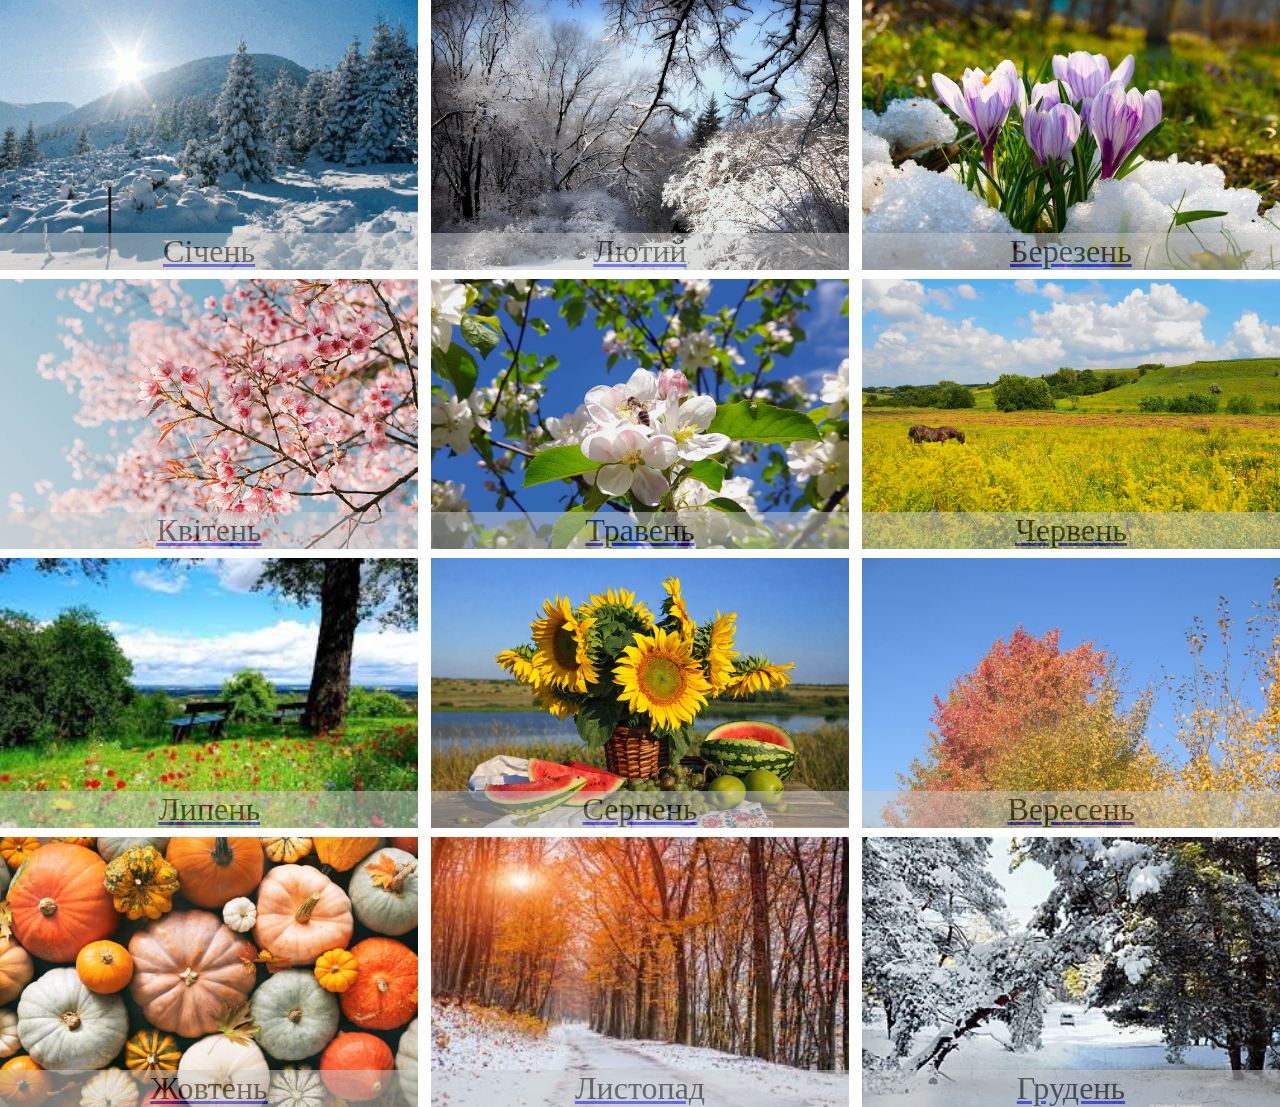
<file: index.html>
<!DOCTYPE html>
<html lang="en">
<head>
	<meta charset="UTF-8">
	<meta name="viewport" content="width=device-width, initial-scale=1.0">
	<title>12 місяців</title>
	<link rel="stylesheet" href="css/style.css">
</head>
<body>
	<div class="container">
			<a href="01/january.html">
				<div class="item1">
					<p>Січень</p>
				</div>
			</a>
			<a href="02/febraly.html">
			<div class="item2">
					<p>Лютий</p>
				</div>
			</a>
			<a href="03/marhe.html">
			<div class="item3">
					<p>Березень</p>
				</div>
			</a>
			<a href="04/april.html">
			<div class="item4">
					<p>Квітень</p>
				</div>
			</a>
			<a href="05/may.html">
			<div class="item5">
					<p>Травень</p>
				</div>
			</a>
			<a href="06/june.html">
			<div class="item6">
					<p>Червень</p>
				</div>
			</a>
			<a href="07/july.html">
			<div class="item7">
					<p>Липень</p>
				</div>
			</a>
			<a href="08/august.html">
			<div class="item8">
					<p>Серпень</p>
				</div>
			</a>
			<a href="09/september.html">
			<div class="item9">
					<p>Вересень</p>
				</div>
			</a>
			<a href="10/october.html">
			<div class="item10">
					<p>Жовтень</p>
				</div>
			</a>
			<a href="11/november.html">
			<div class="item11">
					<p>Листопад</p>
				</div>
			</a>  
			<a href="12/december.html">
			<div class="item12">
					<p>Грудень</p>
				</div>
				</a>
		<nav></nav>
		<main></main>
		<footer></footer>
	</div>
</body>
</html>
</file>
<file: css/style.css>
*{
	padding: 0;
	margin: 0;
	box-sizing: border-box;
	justify-content: end;
}
.container{
	width: 100vw;
	height: 100vh;
	display: grid;
	grid-template-columns: repeat(3, 1fr);
	grid-template-rows: repeat(4, 1fr);
	gap: 1%;
}
.item1{
	height: 30vh;
	display: flex;
	flex-direction: column;
	justify-content: end;
	text-align: center;	
	background:url(../img/сичень.jpg);
	background-repeat: no-repeat;
    background-size: cover; 

}

.item2{
	height: 30vh;
	display: flex;
	flex-direction: column;
	text-align: center;	
	background:url(../img/лютий.jpg);
	background-repeat: no-repeat;
    background-size: cover;


}
.item3{
	height: 30vh;
	display: flex;
	flex-direction: column;
	text-align: center;	
	background:url(../img/март.jpg);
	background-repeat: no-repeat;
    background-size: cover; 

}
.item4{
	height: 30vh;
	display: flex;
	flex-direction: column;
	text-align: center;	
	background:url(../img/апрель.jpg);
	background-repeat: no-repeat;
    background-size: cover; 

}
.item5{
	height: 30vh;
	display: flex;
	flex-direction: column;
	text-align: center;	
	background:url(../img/май.jpg);
	background-repeat: no-repeat;
    background-size: cover; 

}
.item6{
	height: 30vh;
	display: flex;
	flex-direction: column;
	text-align: center;	
	background:url(../img/июнь.jpg);
	background-repeat: no-repeat;
    background-size: cover; 

}
.item7{
	height: 30vh;
	display: flex;
	flex-direction: column;
	text-align: center;	
	background:url(../img/июль.jpg);
    background-size: cover; 
}
.item8{
	height: 30vh;
	display: flex;
	flex-direction: column;
	text-align: center;	
	background:url(../img/август.jpg);
	background-repeat: no-repeat;
    background-size: cover; 

}
.item9{
	height: 30vh;
	display: flex;
	flex-direction: column;
	text-align: center;	
	background:url(../img/сентябирь.jpg);
	background-repeat: no-repeat;
    background-size: cover; 

}
.item10{
	height: 30vh;
	display: flex;
	flex-direction: column;
	text-align: center;	
	background:url(../img/октябирь.jpg);
	background-repeat: no-repeat;
    background-size: cover; 

}
.item11{
	height: 30vh;
	display: flex;
	flex-direction: column;
	text-align: center;	
	background:url(../img/ноябирь.jpg);
	background-repeat: no-repeat;
    background-size: cover; 

}
.item12{
	height: 30vh;
	display: flex;
	flex-direction: column;
	text-align: center;	
	background:url(../img/декабирь.jpg);
	background-repeat: no-repeat;
    background-size: cover; 

}

p{
	background: #cccccc;
	opacity: 50%;
	font-size: 24pt;
	color: black;
}
a{
	
}
</file>
